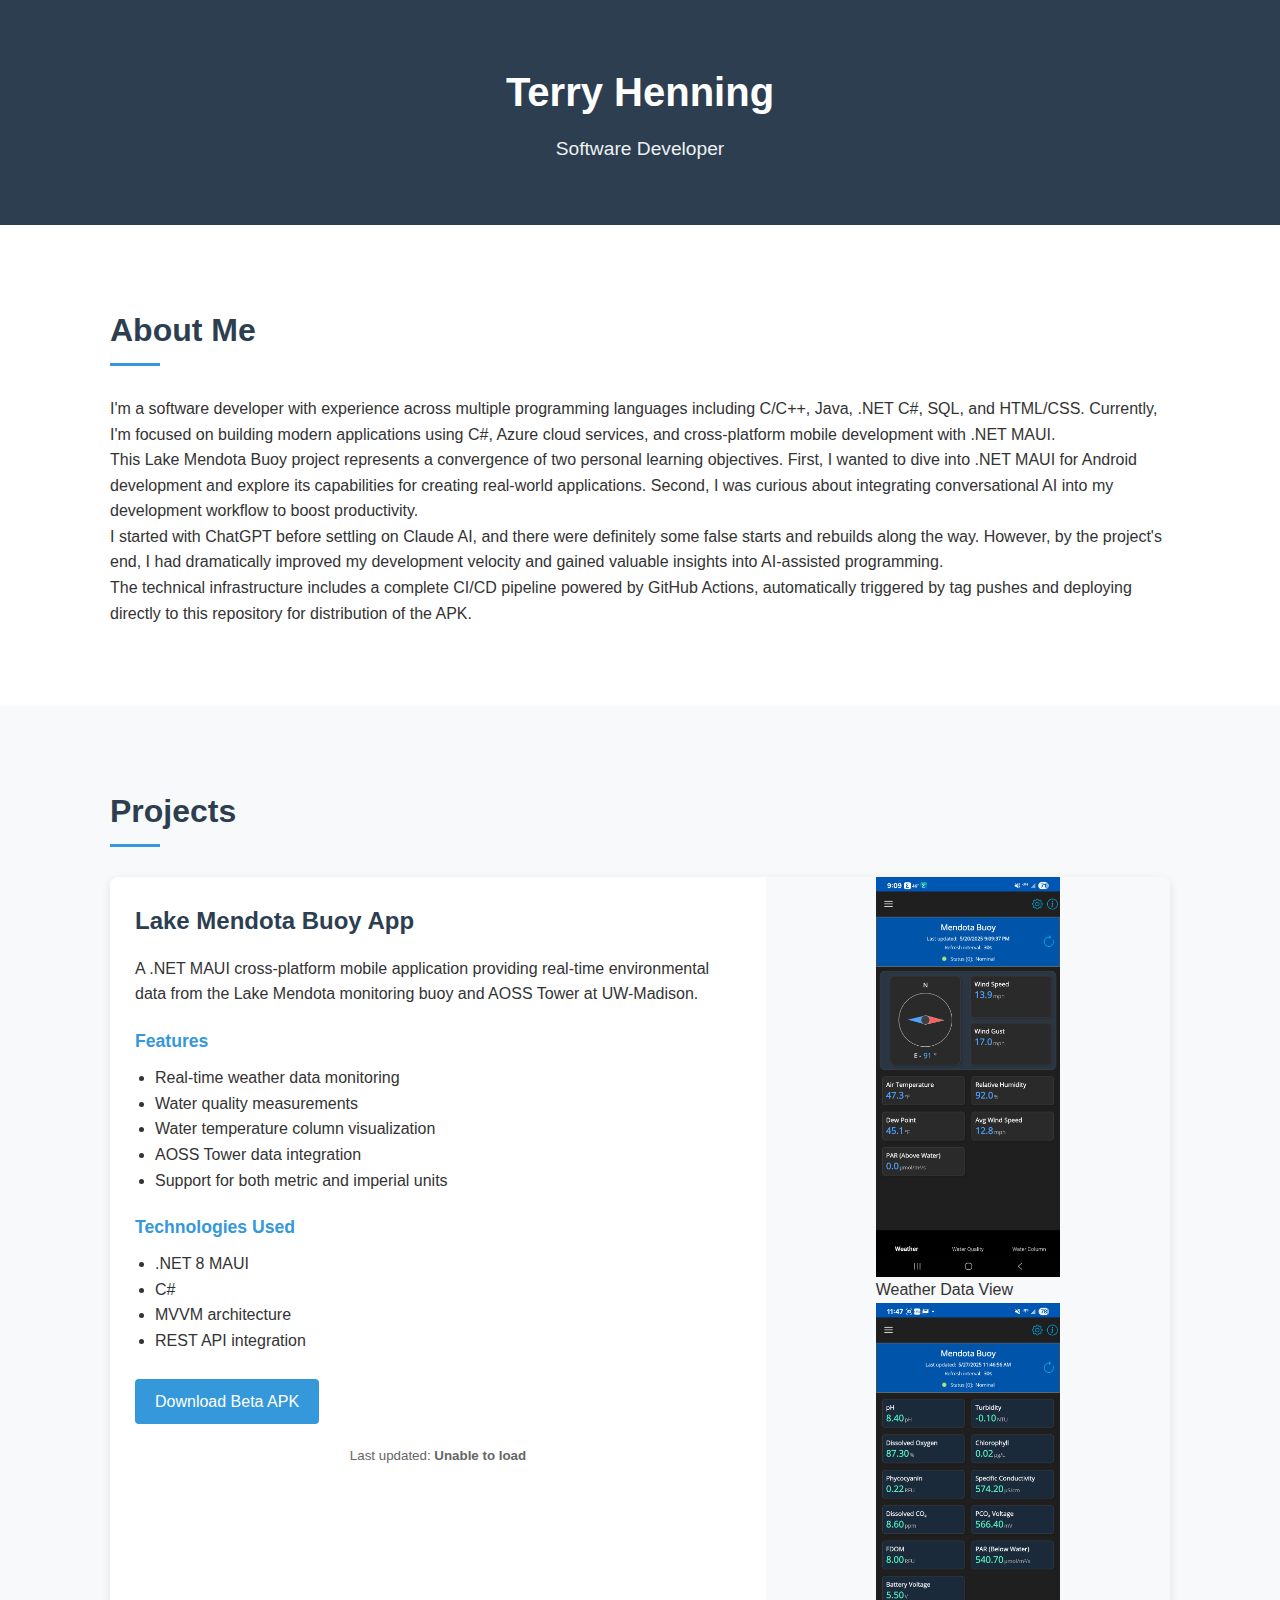
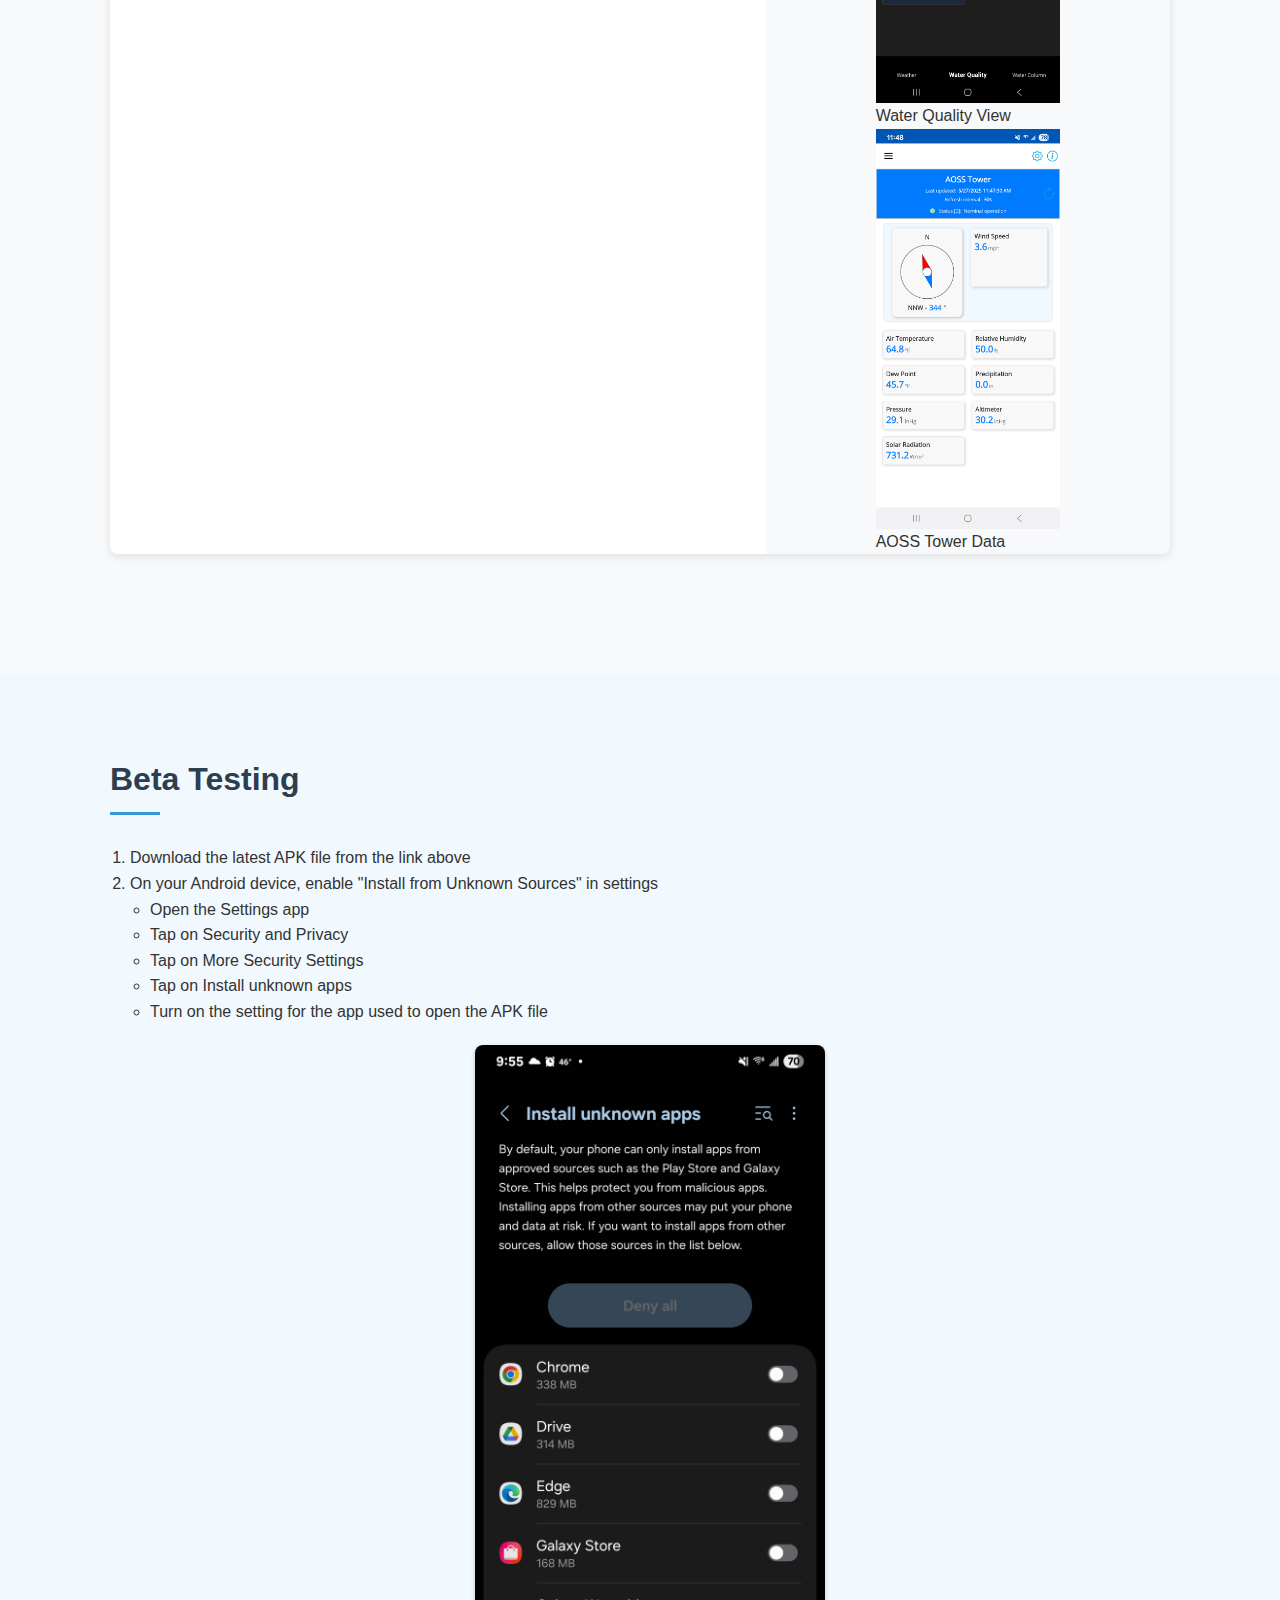
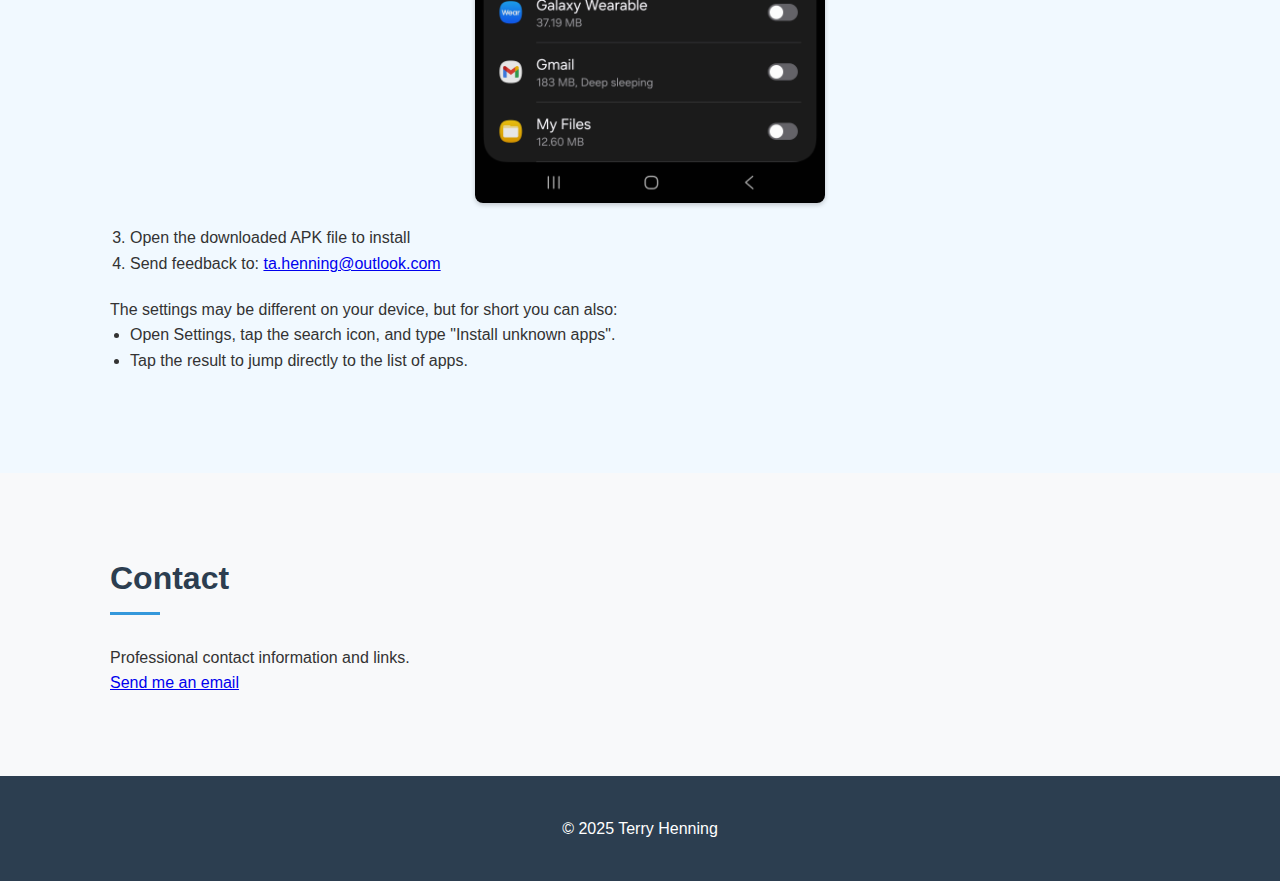
<file: index.html>
<!DOCTYPE html>
<html lang="en">

<head>
    <meta charset="UTF-8">
    <meta name="viewport" content="width=device-width, initial-scale=1.0">
    <title>Terry Henning - Software Developer</title>
    <link rel="stylesheet" href="styles.css">
</head>
<body>
<header>
    <div class="container">
        <h1>Terry Henning</h1>
        <p class="tagline">Software Developer</p>
    </div>
</header>

<section id="about">
    <div class="container">
        <h2>About Me</h2>
        <p>I'm a software developer with experience across multiple programming languages including C/C++, Java, .NET C#, SQL, and HTML/CSS. Currently, I'm focused on building modern applications using C#, Azure cloud services, and cross-platform mobile development with .NET MAUI.</p>

        <p>This Lake Mendota Buoy project represents a convergence of two personal learning objectives. First, I wanted to dive into .NET MAUI for Android development and explore its capabilities for creating real-world applications. Second, I was curious about integrating conversational AI into my development workflow to boost productivity.</p>

        <p>I started with ChatGPT before settling on Claude AI, and there were definitely some false starts and rebuilds along the way. However, by the project's end, I had dramatically improved my development velocity and gained valuable insights into AI-assisted programming.</p>

        <p>The technical infrastructure includes a complete CI/CD pipeline powered by GitHub Actions, automatically triggered by tag pushes and deploying directly to this repository for distribution of the APK.</p>
    </div>
</section>

<section id="projects">
    <div class="container">
        <h2>Projects</h2>

        <div class="project-card">
            <div class="project-content">
                <h3>Lake Mendota Buoy App</h3>
                <p>A .NET MAUI cross-platform mobile application providing real-time environmental data from the Lake
                    Mendota monitoring buoy and AOSS Tower at UW-Madison.</p>

                <h4>Features</h4>
                <ul>
                    <li>Real-time weather data monitoring</li>
                    <li>Water quality measurements</li>
                    <li>Water temperature column visualization</li>
                    <li>AOSS Tower data integration</li>
                    <li>Support for both metric and imperial units</li>
                </ul>

                <h4>Technologies Used</h4>
                <ul>
                    <li>.NET 8 MAUI</li>
                    <li>C#</li>
                    <li>MVVM architecture</li>
                    <li>REST API integration</li>
                </ul>

                <div class="project-links">
                    <a href="https://tah-comh.github.io/Release/SSECBuoy-latest.apk"
                       download="LakeMendotaBuoy.apk"
                       class="button">Download Beta APK</a>
                    <div class="download-info">
                        <small>Last updated: <span id="apk-date">Loading...</span></small>
                    </div>
                </div>
            </div>
            <div class="project-image">
                <div class="project-images">
                    <div class="project-image-container">
                        <img src="images/ssecbuoy-screenshot.jpg" alt="Lake Mendota Buoy App - Weather View">
                        <div class="image-caption">Weather Data View</div>
                    </div>
                    <div class="project-image-container">
                        <img src="images/ssecbuoy-screenshot-wq.jpg" alt="Lake Mendota Buoy App - Water Quality View">
                        <div class="image-caption">Water Quality View</div>
                    </div>
                    <div class="project-image-container">
                        <img src="images/aoss-tower-lightmode.jpg" alt="AOSS Tower Data View">
                        <div class="image-caption">AOSS Tower Data</div>
                    </div>
                </div>
            </div>
        </div>

        <!-- Additional projects can be added here -->
    </div>
</section>

<section id="beta-testing">
    <div class="container">
        <h2>Beta Testing</h2>
        <p></p>

        <ol>
            <li>Download the latest APK file from the link above</li>
            <li>On your Android device, enable "Install from Unknown Sources" in settings
                <ul>
                    <li>Open the Settings app</li>
                    <li>Tap on Security and Privacy</li>
                    <li>Tap on More Security Settings</li>
                    <li>Tap on Install unknown apps</li>
                    <li>Turn on the setting for the app used to open the APK file</li>
                </ul>
                <div class="screenshot-container">
                    <img src="images/unknown-apps.jpg" alt="Picture of Unknown apps settings" class="screenshot">
                </div>
            </li>
            <li>Open the downloaded APK file to install</li>
            <li>Send feedback to: <a href="mailto:ta.henning@outlook.com">ta.henning@outlook.com</a></li>
        </ol>

        <p>The settings may be different on your device, but for short you can also:</p>
        <p>
        <ul>
            <li>Open Settings, tap the search icon, and type "Install unknown apps".</li>
            <li>Tap the result to jump directly to the list of apps.</li>
        </ul>
    </div>
</section>

<section id="contact">
    <div class="container">
        <h2>Contact</h2>
        <p>Professional contact information and links.</p>
        <a href="mailto:ta.henning@outlook.com">Send me an email</a>
    </div>
</section>

<footer>
    <div class="container">
        <p>&copy; 2025 Terry Henning</p>
    </div>
</footer>
<script>
    async function getAPKLastModified() {
        try {
            // GitHub API to get file info from your public repo
            const response = await fetch('https://api.github.com/repos/tah-comh/tah-comh.github.io/commits?path=Release/SSECBuoy-latest.apk&per_page=1');
            const commits = await response.json();

            if (commits.length > 0) {
                const lastCommitDate = new Date(commits[0].commit.committer.date);
                const formattedDate = lastCommitDate.toLocaleString();
                document.getElementById('apk-date').textContent = formattedDate;
            } else {
                document.getElementById('apk-date').textContent = 'Unknown';
            }
        } catch (error) {
            console.error('Error fetching APK date:', error);
            document.getElementById('apk-date').textContent = 'Unable to load';
        }
    }

    // Call the function when page loads
    window.addEventListener('load', getAPKLastModified);
</script>
</body>
</html>
</file>
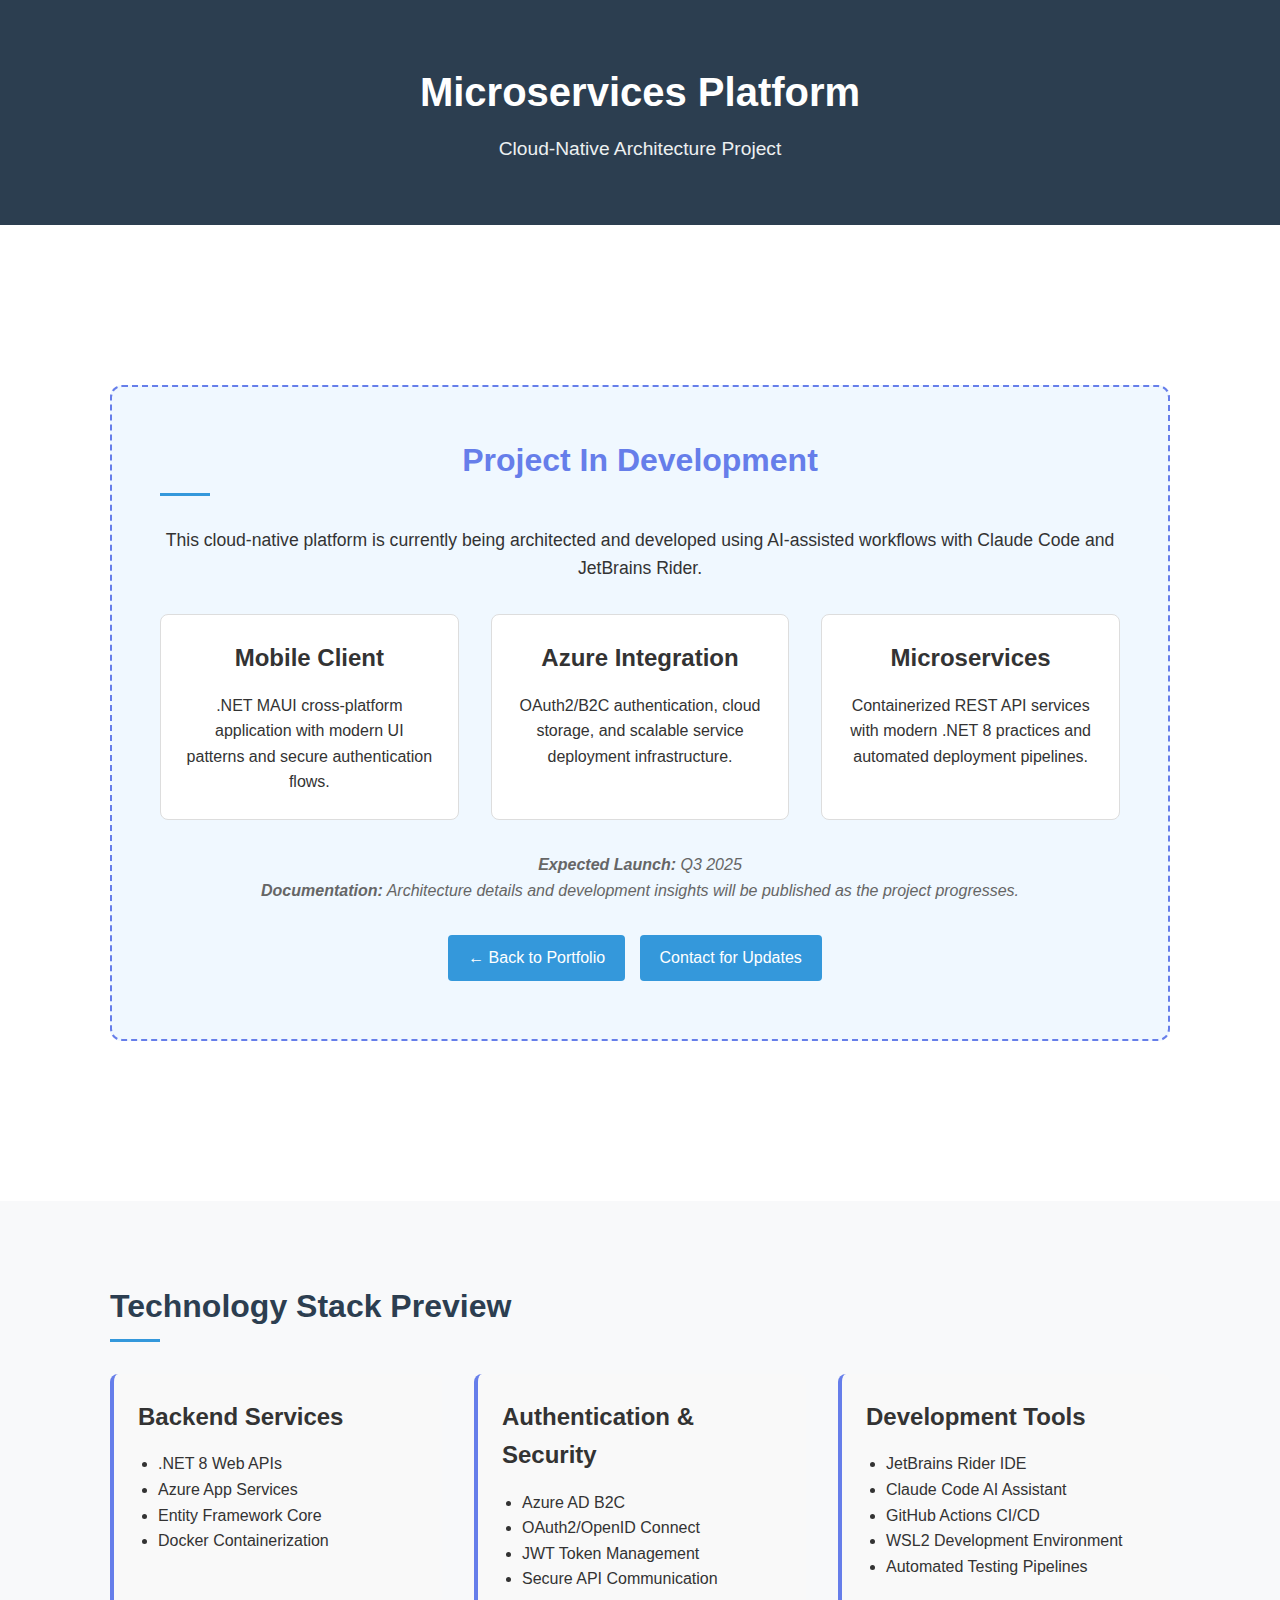
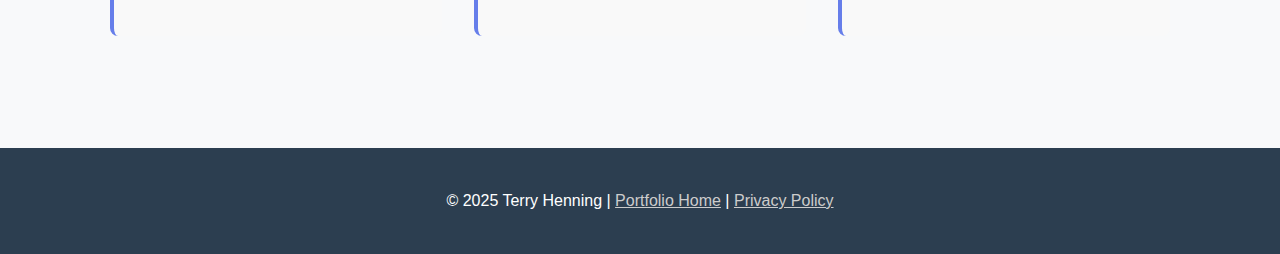
<file: enterprise-microservices/index.html>
<!DOCTYPE html>
<html lang="en">

<head>
  <meta charset="UTF-8">
  <meta name="viewport" content="width=device-width, initial-scale=1.0">
  <title>Microservices Platform - Terry Henning</title>
  <link rel="stylesheet" href="../styles.css">
</head>
<body>
<header>
  <div class="container">
    <h1>Microservices Platform</h1>
    <p class="tagline">Cloud-Native Architecture Project</p>
  </div>
</header>

<section id="coming-soon">
  <div class="container">
    <div style="text-align: center; padding: 3rem 0;">
      <div style="background: #f0f8ff; padding: 3rem; border-radius: 12px; border: 2px dashed #667eea; margin: 2rem 0;">
        <h2 style="color: #667eea; margin-top: 0;">Project In Development</h2>
        <p style="font-size: 1.1rem; margin-bottom: 2rem;">This cloud-native platform is currently being architected and developed using AI-assisted workflows with Claude Code and JetBrains Rider.</p>

        <div style="display: grid; grid-template-columns: repeat(auto-fit, minmax(250px, 1fr)); gap: 2rem; margin: 2rem 0;">
          <div style="background: white; padding: 1.5rem; border-radius: 8px; border: 1px solid #ddd;">
            <h3 style="color: #333; margin-top: 0;">Mobile Client</h3>
            <p>.NET MAUI cross-platform application with modern UI patterns and secure authentication flows.</p>
          </div>
          <div style="background: white; padding: 1.5rem; border-radius: 8px; border: 1px solid #ddd;">
            <h3 style="color: #333; margin-top: 0;">Azure Integration</h3>
            <p>OAuth2/B2C authentication, cloud storage, and scalable service deployment infrastructure.</p>
          </div>
          <div style="background: white; padding: 1.5rem; border-radius: 8px; border: 1px solid #ddd;">
            <h3 style="color: #333; margin-top: 0;">Microservices</h3>
            <p>Containerized REST API services with modern .NET 8 practices and automated deployment pipelines.</p>
          </div>
        </div>

        <p style="color: #666; font-style: italic; margin: 2rem 0;">
          <strong>Expected Launch:</strong> Q3 2025<br>
          <strong>Documentation:</strong> Architecture details and development insights will be published as the project progresses.
        </p>

        <div style="margin-top: 2rem;">
          <a href="../" class="button">← Back to Portfolio</a>
          <a href="mailto:ta.henning@outlook.com" class="button">Contact for Updates</a>
        </div>
      </div>
    </div>
  </div>
</section>

<section id="technology-preview">
  <div class="container">
    <h2>Technology Stack Preview</h2>
    <div style="display: grid; grid-template-columns: repeat(auto-fit, minmax(300px, 1fr)); gap: 2rem; margin: 2rem 0;">
      <div style="background: #f9f9f9; padding: 1.5rem; border-radius: 8px; border-left: 4px solid #667eea;">
        <h3 style="margin-top: 0; color: #333;">Backend Services</h3>
        <ul>
          <li>.NET 8 Web APIs</li>
          <li>Azure App Services</li>
          <li>Entity Framework Core</li>
          <li>Docker Containerization</li>
        </ul>
      </div>
      <div style="background: #f9f9f9; padding: 1.5rem; border-radius: 8px; border-left: 4px solid #667eea;">
        <h3 style="margin-top: 0; color: #333;">Authentication & Security</h3>
        <ul>
          <li>Azure AD B2C</li>
          <li>OAuth2/OpenID Connect</li>
          <li>JWT Token Management</li>
          <li>Secure API Communication</li>
        </ul>
      </div>
      <div style="background: #f9f9f9; padding: 1.5rem; border-radius: 8px; border-left: 4px solid #667eea;">
        <h3 style="margin-top: 0; color: #333;">Development Tools</h3>
        <ul>
          <li>JetBrains Rider IDE</li>
          <li>Claude Code AI Assistant</li>
          <li>GitHub Actions CI/CD</li>
          <li>WSL2 Development Environment</li>
          <li>Automated Testing Pipelines</li>
        </ul>
      </div>
    </div>
  </div>
</section>

<footer>
  <div class="container">
    <p>&copy; 2025 Terry Henning | <a href="../" style="color: #ccc;">Portfolio Home</a> | <a href="../privacy-policy.html" style="color: #ccc;">Privacy Policy</a></p>
  </div>
</footer>
</body>
</html>
</file>
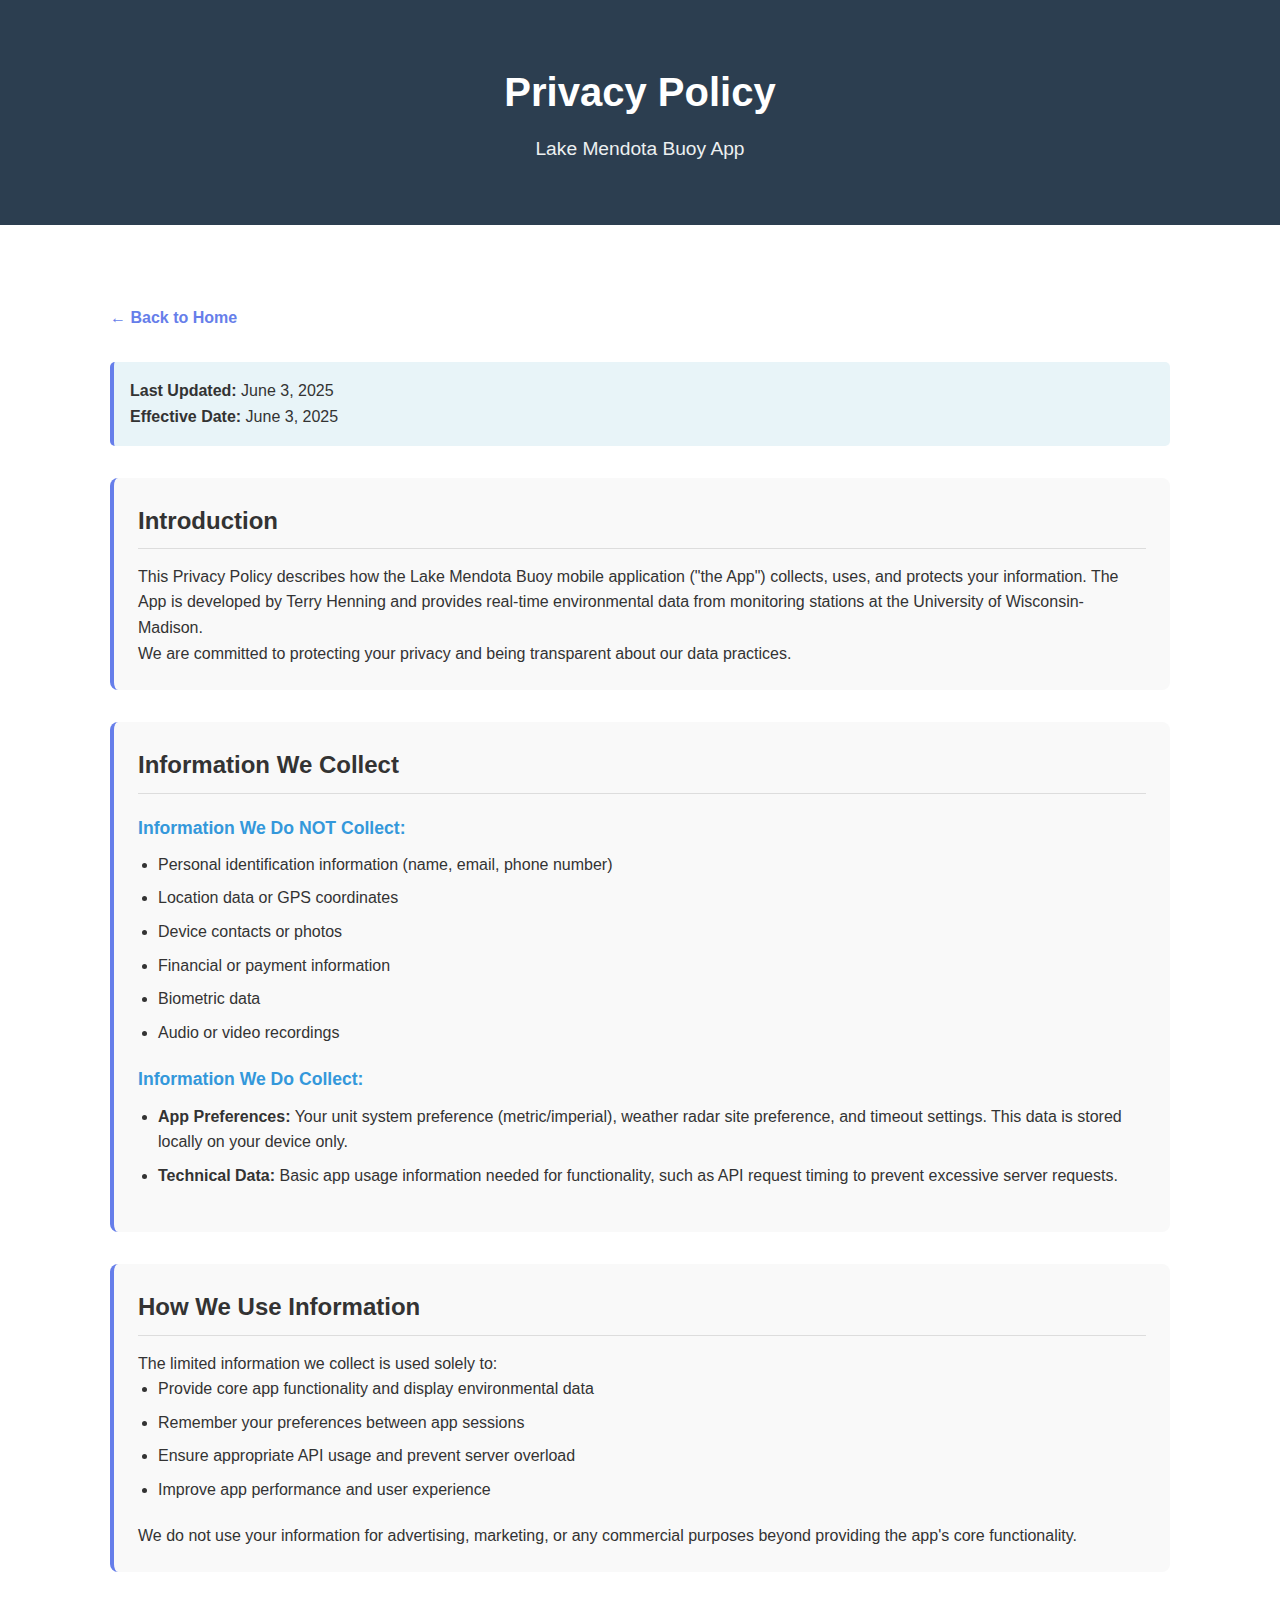
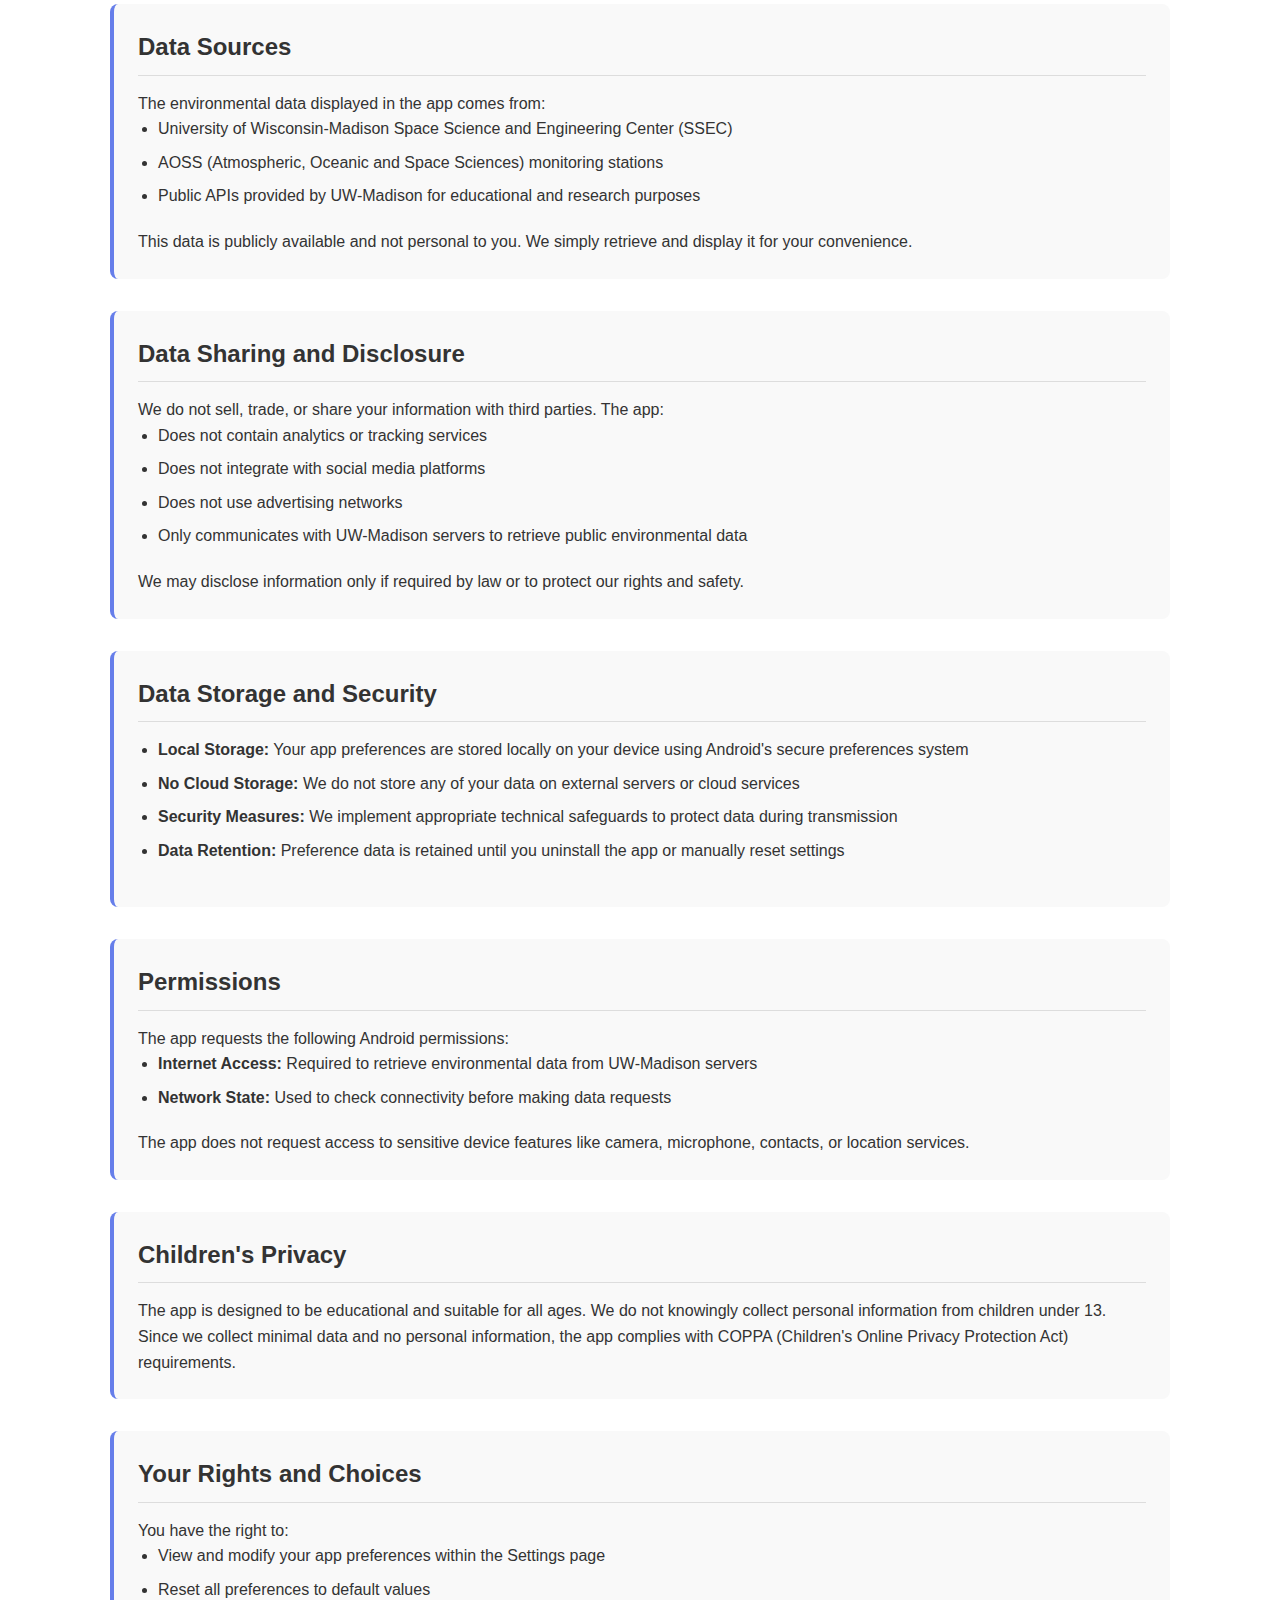
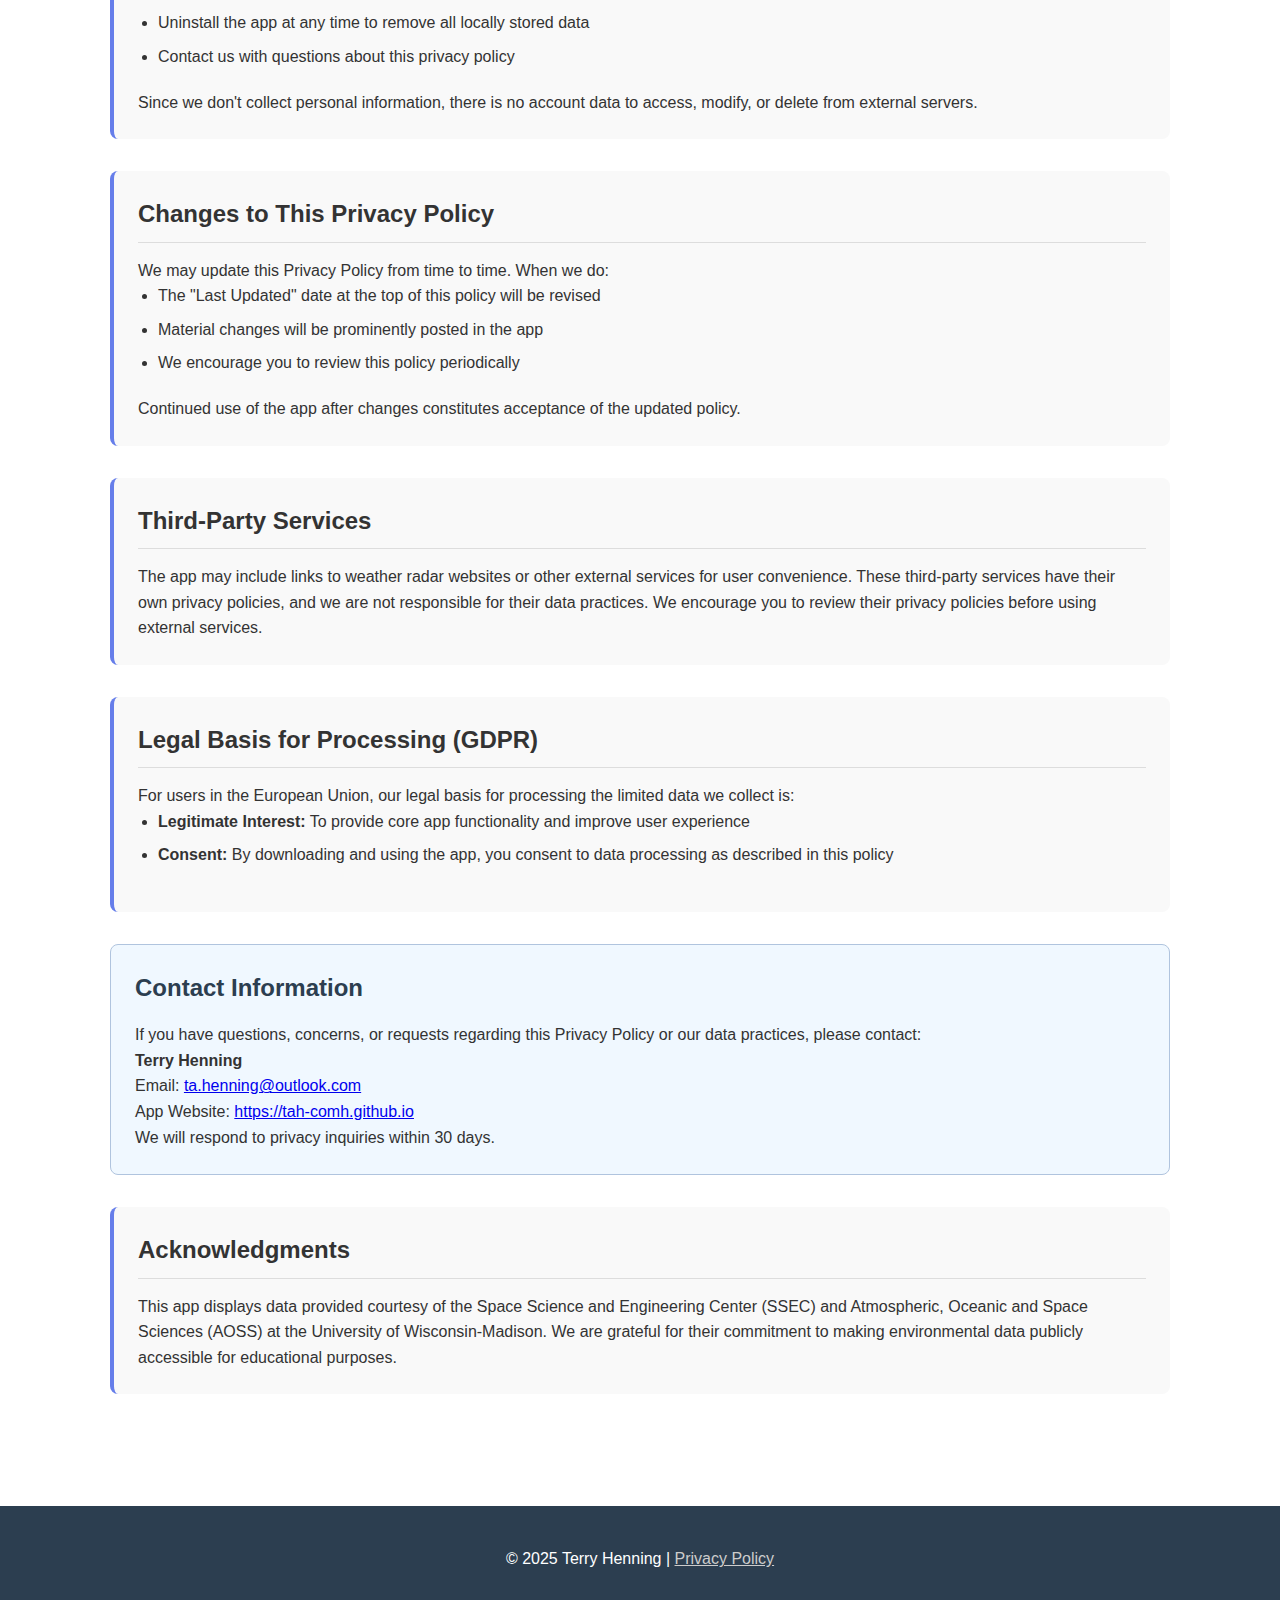
<file: privacy-policy.html>
<!DOCTYPE html>
<html lang="en">

<head>
  <meta charset="UTF-8">
  <meta name="viewport" content="width=device-width, initial-scale=1.0">
  <title>Privacy Policy - Lake Mendota Buoy App</title>
  <link rel="stylesheet" href="styles.css">
  <style>
    .privacy-section {
      margin: 2rem 0;
      padding: 1.5rem;
      background: #f9f9f9;
      border-radius: 8px;
      border-left: 4px solid #667eea;
    }

    .privacy-section h3 {
      color: #333;
      margin-top: 0;
      border-bottom: 1px solid #ddd;
      padding-bottom: 0.5rem;
    }

    .last-updated {
      background: #e8f4f8;
      padding: 1rem;
      border-radius: 5px;
      margin-bottom: 2rem;
      border-left: 4px solid #667eea;
    }

    .contact-info {
      background: #f0f8ff;
      padding: 1.5rem;
      border-radius: 8px;
      border: 1px solid #b0c4de;
    }

    ul li {
      margin-bottom: 0.5rem;
    }

    .back-nav {
      margin-bottom: 2rem;
    }

    .back-nav a {
      color: #667eea;
      text-decoration: none;
      font-weight: bold;
    }

    .back-nav a:hover {
      text-decoration: underline;
    }
  </style>
</head>

<body>
<header>
  <div class="container">
    <h1>Privacy Policy</h1>
    <p class="tagline">Lake Mendota Buoy App</p>
  </div>
</header>

<section id="privacy-policy">
  <div class="container">
    <div class="back-nav">
      <a href="index.html">← Back to Home</a>
    </div>

    <div class="last-updated">
      <strong>Last Updated:</strong> June 3, 2025<br>
      <strong>Effective Date:</strong> June 3, 2025
    </div>

    <div class="privacy-section">
      <h3>Introduction</h3>
      <p>This Privacy Policy describes how the Lake Mendota Buoy mobile application ("the App") collects, uses, and protects your information. The App is developed by Terry Henning and provides real-time environmental data from monitoring stations at the University of Wisconsin-Madison.</p>
      <p>We are committed to protecting your privacy and being transparent about our data practices.</p>
    </div>

    <div class="privacy-section">
      <h3>Information We Collect</h3>
      <h4>Information We Do NOT Collect:</h4>
      <ul>
        <li>Personal identification information (name, email, phone number)</li>
        <li>Location data or GPS coordinates</li>
        <li>Device contacts or photos</li>
        <li>Financial or payment information</li>
        <li>Biometric data</li>
        <li>Audio or video recordings</li>
      </ul>

      <h4>Information We Do Collect:</h4>
      <ul>
        <li><strong>App Preferences:</strong> Your unit system preference (metric/imperial), weather radar site preference, and timeout settings. This data is stored locally on your device only.</li>
        <li><strong>Technical Data:</strong> Basic app usage information needed for functionality, such as API request timing to prevent excessive server requests.</li>
      </ul>
    </div>

    <div class="privacy-section">
      <h3>How We Use Information</h3>
      <p>The limited information we collect is used solely to:</p>
      <ul>
        <li>Provide core app functionality and display environmental data</li>
        <li>Remember your preferences between app sessions</li>
        <li>Ensure appropriate API usage and prevent server overload</li>
        <li>Improve app performance and user experience</li>
      </ul>
      <p>We do not use your information for advertising, marketing, or any commercial purposes beyond providing the app's core functionality.</p>
    </div>

    <div class="privacy-section">
      <h3>Data Sources</h3>
      <p>The environmental data displayed in the app comes from:</p>
      <ul>
        <li>University of Wisconsin-Madison Space Science and Engineering Center (SSEC)</li>
        <li>AOSS (Atmospheric, Oceanic and Space Sciences) monitoring stations</li>
        <li>Public APIs provided by UW-Madison for educational and research purposes</li>
      </ul>
      <p>This data is publicly available and not personal to you. We simply retrieve and display it for your convenience.</p>
    </div>

    <div class="privacy-section">
      <h3>Data Sharing and Disclosure</h3>
      <p>We do not sell, trade, or share your information with third parties. The app:</p>
      <ul>
        <li>Does not contain analytics or tracking services</li>
        <li>Does not integrate with social media platforms</li>
        <li>Does not use advertising networks</li>
        <li>Only communicates with UW-Madison servers to retrieve public environmental data</li>
      </ul>
      <p>We may disclose information only if required by law or to protect our rights and safety.</p>
    </div>

    <div class="privacy-section">
      <h3>Data Storage and Security</h3>
      <ul>
        <li><strong>Local Storage:</strong> Your app preferences are stored locally on your device using Android's secure preferences system</li>
        <li><strong>No Cloud Storage:</strong> We do not store any of your data on external servers or cloud services</li>
        <li><strong>Security Measures:</strong> We implement appropriate technical safeguards to protect data during transmission</li>
        <li><strong>Data Retention:</strong> Preference data is retained until you uninstall the app or manually reset settings</li>
      </ul>
    </div>

    <div class="privacy-section">
      <h3>Permissions</h3>
      <p>The app requests the following Android permissions:</p>
      <ul>
        <li><strong>Internet Access:</strong> Required to retrieve environmental data from UW-Madison servers</li>
        <li><strong>Network State:</strong> Used to check connectivity before making data requests</li>
      </ul>
      <p>The app does not request access to sensitive device features like camera, microphone, contacts, or location services.</p>
    </div>

    <div class="privacy-section">
      <h3>Children's Privacy</h3>
      <p>The app is designed to be educational and suitable for all ages. We do not knowingly collect personal information from children under 13. Since we collect minimal data and no personal information, the app complies with COPPA (Children's Online Privacy Protection Act) requirements.</p>
    </div>

    <div class="privacy-section">
      <h3>Your Rights and Choices</h3>
      <p>You have the right to:</p>
      <ul>
        <li>View and modify your app preferences within the Settings page</li>
        <li>Reset all preferences to default values</li>
        <li>Uninstall the app at any time to remove all locally stored data</li>
        <li>Contact us with questions about this privacy policy</li>
      </ul>
      <p>Since we don't collect personal information, there is no account data to access, modify, or delete from external servers.</p>
    </div>

    <div class="privacy-section">
      <h3>Changes to This Privacy Policy</h3>
      <p>We may update this Privacy Policy from time to time. When we do:</p>
      <ul>
        <li>The "Last Updated" date at the top of this policy will be revised</li>
        <li>Material changes will be prominently posted in the app</li>
        <li>We encourage you to review this policy periodically</li>
      </ul>
      <p>Continued use of the app after changes constitutes acceptance of the updated policy.</p>
    </div>

    <div class="privacy-section">
      <h3>Third-Party Services</h3>
      <p>The app may include links to weather radar websites or other external services for user convenience. These third-party services have their own privacy policies, and we are not responsible for their data practices. We encourage you to review their privacy policies before using external services.</p>
    </div>

    <div class="privacy-section">
      <h3>Legal Basis for Processing (GDPR)</h3>
      <p>For users in the European Union, our legal basis for processing the limited data we collect is:</p>
      <ul>
        <li><strong>Legitimate Interest:</strong> To provide core app functionality and improve user experience</li>
        <li><strong>Consent:</strong> By downloading and using the app, you consent to data processing as described in this policy</li>
      </ul>
    </div>

    <div class="contact-info">
      <h3>Contact Information</h3>
      <p>If you have questions, concerns, or requests regarding this Privacy Policy or our data practices, please contact:</p>
      <p>
        <strong>Terry Henning</strong><br>
        Email: <a href="mailto:ta.henning@outlook.com">ta.henning@outlook.com</a><br>
        App Website: <a href="https://tah-comh.github.io" target="_blank">https://tah-comh.github.io</a>
      </p>
      <p>We will respond to privacy inquiries within 30 days.</p>
    </div>

    <div class="privacy-section">
      <h3>Acknowledgments</h3>
      <p>This app displays data provided courtesy of the Space Science and Engineering Center (SSEC) and Atmospheric, Oceanic and Space Sciences (AOSS) at the University of Wisconsin-Madison. We are grateful for their commitment to making environmental data publicly accessible for educational purposes.</p>
    </div>
  </div>
</section>

<footer>
  <div class="container">
    <p>&copy; 2025 Terry Henning | <a href="privacy-policy.html" style="color: #ccc;">Privacy Policy</a></p>
  </div>
</footer>
</body>
</html>
</file>
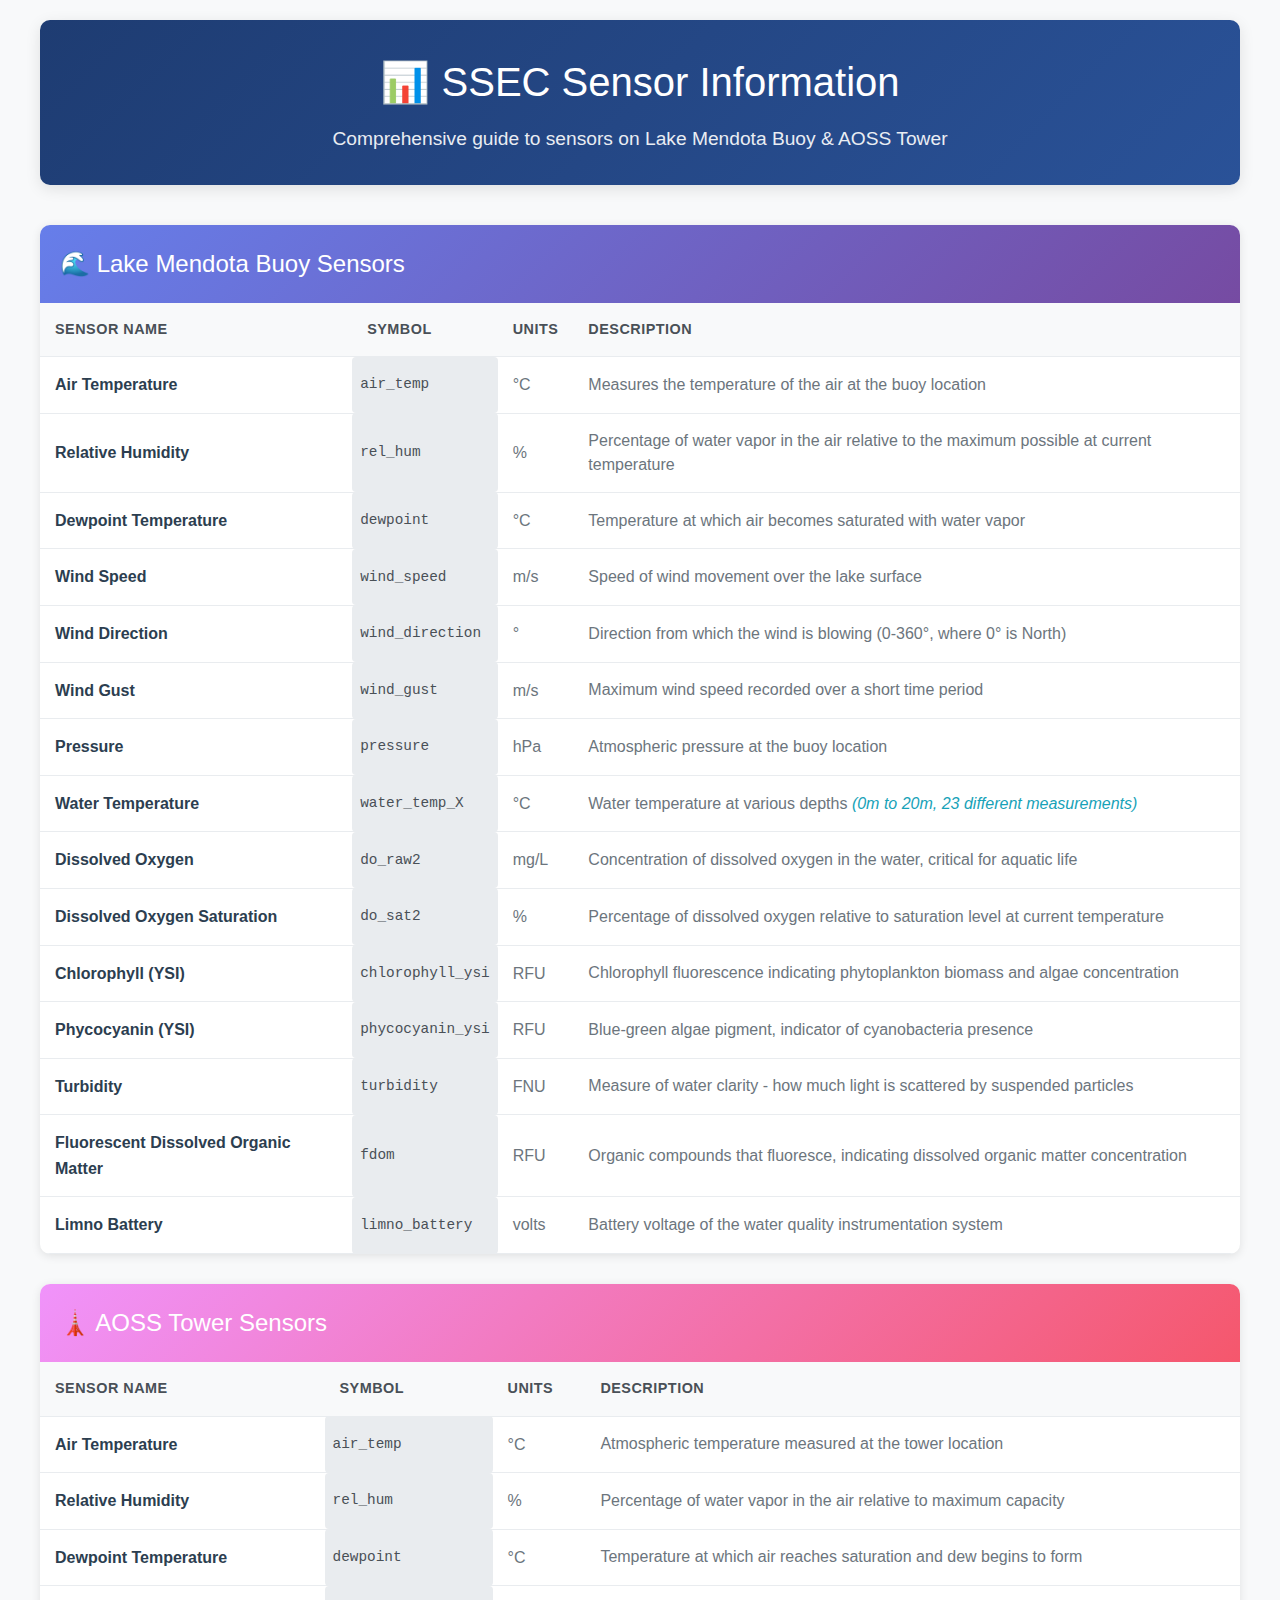
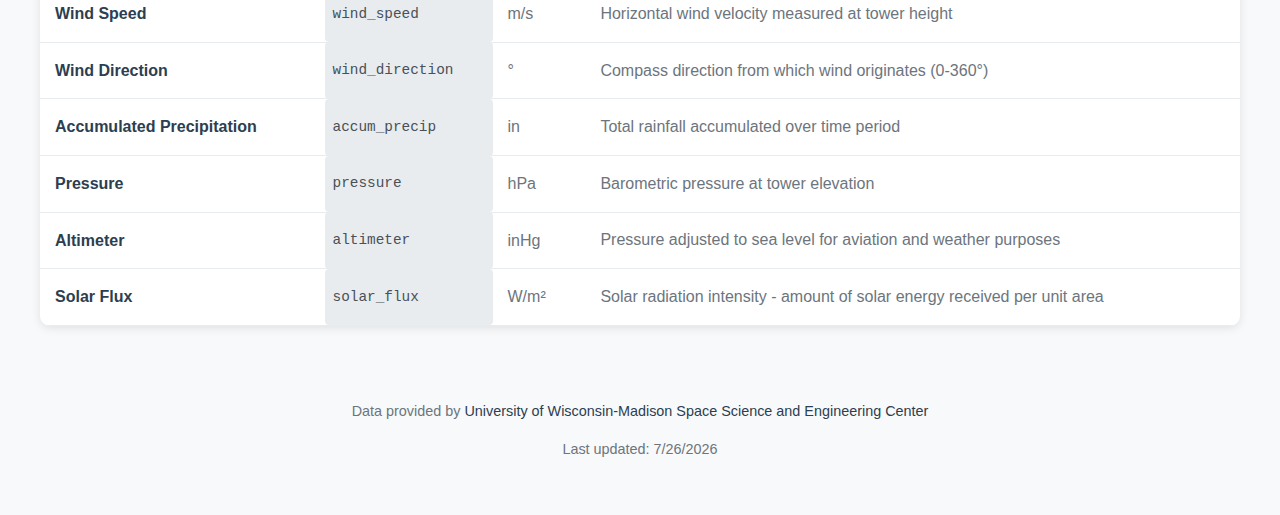
<file: sensor_info.html>
<!DOCTYPE html>
<html lang="en">
<head>
    <meta charset="UTF-8">
    <meta name="viewport" content="width=device-width, initial-scale=1.0">
    <title>SSEC Sensor Information - Lake Mendota Buoy & AOSS Tower</title>
    <style>
        body {
            font-family: 'Segoe UI', Tahoma, Geneva, Verdana, sans-serif;
            line-height: 1.6;
            color: #333;
            max-width: 1200px;
            margin: 0 auto;
            padding: 20px;
            background-color: #f8f9fa;
        }
        
        .header {
            text-align: center;
            margin-bottom: 40px;
            padding: 30px;
            background: linear-gradient(135deg, #1e3c72 0%, #2a5298 100%);
            color: white;
            border-radius: 10px;
            box-shadow: 0 4px 15px rgba(0,0,0,0.1);
        }
        
        .header h1 {
            margin: 0 0 10px 0;
            font-size: 2.5em;
            font-weight: 300;
        }
        
        .header p {
            margin: 0;
            font-size: 1.2em;
            opacity: 0.9;
        }
        
        .section {
            background: white;
            margin-bottom: 30px;
            border-radius: 10px;
            box-shadow: 0 2px 10px rgba(0,0,0,0.1);
            overflow: hidden;
        }
        
        .section-header {
            background: linear-gradient(135deg, #667eea 0%, #764ba2 100%);
            color: white;
            padding: 20px;
            margin: 0;
            font-size: 1.5em;
            font-weight: 500;
        }
        
        .tower-header {
            background: linear-gradient(135deg, #f093fb 0%, #f5576c 100%);
        }
        
        table {
            width: 100%;
            border-collapse: collapse;
            margin: 0;
        }
        
        th, td {
            padding: 15px;
            text-align: left;
            border-bottom: 1px solid #e9ecef;
        }
        
        th {
            background-color: #f8f9fa;
            font-weight: 600;
            color: #495057;
            text-transform: uppercase;
            font-size: 0.9em;
            letter-spacing: 0.5px;
        }
        
        tr:hover {
            background-color: #f8f9fa;
            transition: background-color 0.3s ease;
        }
        
        .sensor-name {
            font-weight: 600;
            color: #2c3e50;
        }
        
        .sensor-symbol {
            font-family: 'Courier New', monospace;
            background-color: #e9ecef;
            padding: 4px 8px;
            border-radius: 4px;
            font-size: 0.9em;
            color: #495057;
        }
        
        .sensor-units {
            font-weight: 500;
            color: #6c757d;
        }
        
        .sensor-description {
            color: #6c757d;
            line-height: 1.5;
        }
        
        .depth-range {
            font-style: italic;
            color: #17a2b8;
        }
        
        .footer {
            text-align: center;
            margin-top: 40px;
            padding: 20px;
            color: #6c757d;
            font-size: 0.9em;
        }
        
        .footer a {
            color: #2c3e50;
            text-decoration: none;
        }
        
        .footer a:hover {
            text-decoration: underline;
        }
        
        @media (max-width: 768px) {
            body {
                padding: 10px;
            }
            
            .header h1 {
                font-size: 2em;
            }
            
            .header p {
                font-size: 1em;
            }
            
            th, td {
                padding: 10px;
                font-size: 0.9em;
            }
            
            .section-header {
                font-size: 1.3em;
                padding: 15px;
            }
        }
    </style>
</head>
<body>
    <div class="header">
        <h1>📊 SSEC Sensor Information</h1>
        <p>Comprehensive guide to sensors on Lake Mendota Buoy & AOSS Tower</p>
    </div>

    <div class="section">
        <h2 class="section-header">🌊 Lake Mendota Buoy Sensors</h2>
        <table>
            <thead>
                <tr>
                    <th>Sensor Name</th>
                    <th>Symbol</th>
                    <th>Units</th>
                    <th>Description</th>
                </tr>
            </thead>
            <tbody>
                <tr>
                    <td class="sensor-name">Air Temperature</td>
                    <td class="sensor-symbol">air_temp</td>
                    <td class="sensor-units">°C</td>
                    <td class="sensor-description">Measures the temperature of the air at the buoy location</td>
                </tr>
                <tr>
                    <td class="sensor-name">Relative Humidity</td>
                    <td class="sensor-symbol">rel_hum</td>
                    <td class="sensor-units">%</td>
                    <td class="sensor-description">Percentage of water vapor in the air relative to the maximum possible at current temperature</td>
                </tr>
                <tr>
                    <td class="sensor-name">Dewpoint Temperature</td>
                    <td class="sensor-symbol">dewpoint</td>
                    <td class="sensor-units">°C</td>
                    <td class="sensor-description">Temperature at which air becomes saturated with water vapor</td>
                </tr>
                <tr>
                    <td class="sensor-name">Wind Speed</td>
                    <td class="sensor-symbol">wind_speed</td>
                    <td class="sensor-units">m/s</td>
                    <td class="sensor-description">Speed of wind movement over the lake surface</td>
                </tr>
                <tr>
                    <td class="sensor-name">Wind Direction</td>
                    <td class="sensor-symbol">wind_direction</td>
                    <td class="sensor-units">°</td>
                    <td class="sensor-description">Direction from which the wind is blowing (0-360°, where 0° is North)</td>
                </tr>
                <tr>
                    <td class="sensor-name">Wind Gust</td>
                    <td class="sensor-symbol">wind_gust</td>
                    <td class="sensor-units">m/s</td>
                    <td class="sensor-description">Maximum wind speed recorded over a short time period</td>
                </tr>
                <tr>
                    <td class="sensor-name">Pressure</td>
                    <td class="sensor-symbol">pressure</td>
                    <td class="sensor-units">hPa</td>
                    <td class="sensor-description">Atmospheric pressure at the buoy location</td>
                </tr>
                <tr>
                    <td class="sensor-name">Water Temperature</td>
                    <td class="sensor-symbol">water_temp_X</td>
                    <td class="sensor-units">°C</td>
                    <td class="sensor-description">Water temperature at various depths <span class="depth-range">(0m to 20m, 23 different measurements)</span></td>
                </tr>
                <tr>
                    <td class="sensor-name">Dissolved Oxygen</td>
                    <td class="sensor-symbol">do_raw2</td>
                    <td class="sensor-units">mg/L</td>
                    <td class="sensor-description">Concentration of dissolved oxygen in the water, critical for aquatic life</td>
                </tr>
                <tr>
                    <td class="sensor-name">Dissolved Oxygen Saturation</td>
                    <td class="sensor-symbol">do_sat2</td>
                    <td class="sensor-units">%</td>
                    <td class="sensor-description">Percentage of dissolved oxygen relative to saturation level at current temperature</td>
                </tr>
                <tr>
                    <td class="sensor-name">Chlorophyll (YSI)</td>
                    <td class="sensor-symbol">chlorophyll_ysi</td>
                    <td class="sensor-units">RFU</td>
                    <td class="sensor-description">Chlorophyll fluorescence indicating phytoplankton biomass and algae concentration</td>
                </tr>
                <tr>
                    <td class="sensor-name">Phycocyanin (YSI)</td>
                    <td class="sensor-symbol">phycocyanin_ysi</td>
                    <td class="sensor-units">RFU</td>
                    <td class="sensor-description">Blue-green algae pigment, indicator of cyanobacteria presence</td>
                </tr>
                <tr>
                    <td class="sensor-name">Turbidity</td>
                    <td class="sensor-symbol">turbidity</td>
                    <td class="sensor-units">FNU</td>
                    <td class="sensor-description">Measure of water clarity - how much light is scattered by suspended particles</td>
                </tr>
                <tr>
                    <td class="sensor-name">Fluorescent Dissolved Organic Matter</td>
                    <td class="sensor-symbol">fdom</td>
                    <td class="sensor-units">RFU</td>
                    <td class="sensor-description">Organic compounds that fluoresce, indicating dissolved organic matter concentration</td>
                </tr>
                <tr>
                    <td class="sensor-name">Limno Battery</td>
                    <td class="sensor-symbol">limno_battery</td>
                    <td class="sensor-units">volts</td>
                    <td class="sensor-description">Battery voltage of the water quality instrumentation system</td>
                </tr>
            </tbody>
        </table>
    </div>

    <div class="section">
        <h2 class="section-header tower-header">🗼 AOSS Tower Sensors</h2>
        <table>
            <thead>
                <tr>
                    <th>Sensor Name</th>
                    <th>Symbol</th>
                    <th>Units</th>
                    <th>Description</th>
                </tr>
            </thead>
            <tbody>
                <tr>
                    <td class="sensor-name">Air Temperature</td>
                    <td class="sensor-symbol">air_temp</td>
                    <td class="sensor-units">°C</td>
                    <td class="sensor-description">Atmospheric temperature measured at the tower location</td>
                </tr>
                <tr>
                    <td class="sensor-name">Relative Humidity</td>
                    <td class="sensor-symbol">rel_hum</td>
                    <td class="sensor-units">%</td>
                    <td class="sensor-description">Percentage of water vapor in the air relative to maximum capacity</td>
                </tr>
                <tr>
                    <td class="sensor-name">Dewpoint Temperature</td>
                    <td class="sensor-symbol">dewpoint</td>
                    <td class="sensor-units">°C</td>
                    <td class="sensor-description">Temperature at which air reaches saturation and dew begins to form</td>
                </tr>
                <tr>
                    <td class="sensor-name">Wind Speed</td>
                    <td class="sensor-symbol">wind_speed</td>
                    <td class="sensor-units">m/s</td>
                    <td class="sensor-description">Horizontal wind velocity measured at tower height</td>
                </tr>
                <tr>
                    <td class="sensor-name">Wind Direction</td>
                    <td class="sensor-symbol">wind_direction</td>
                    <td class="sensor-units">°</td>
                    <td class="sensor-description">Compass direction from which wind originates (0-360°)</td>
                </tr>
                <tr>
                    <td class="sensor-name">Accumulated Precipitation</td>
                    <td class="sensor-symbol">accum_precip</td>
                    <td class="sensor-units">in</td>
                    <td class="sensor-description">Total rainfall accumulated over time period</td>
                </tr>
                <tr>
                    <td class="sensor-name">Pressure</td>
                    <td class="sensor-symbol">pressure</td>
                    <td class="sensor-units">hPa</td>
                    <td class="sensor-description">Barometric pressure at tower elevation</td>
                </tr>
                <tr>
                    <td class="sensor-name">Altimeter</td>
                    <td class="sensor-symbol">altimeter</td>
                    <td class="sensor-units">inHg</td>
                    <td class="sensor-description">Pressure adjusted to sea level for aviation and weather purposes</td>
                </tr>
                <tr>
                    <td class="sensor-name">Solar Flux</td>
                    <td class="sensor-symbol">solar_flux</td>
                    <td class="sensor-units">W/m²</td>
                    <td class="sensor-description">Solar radiation intensity - amount of solar energy received per unit area</td>
                </tr>
            </tbody>
        </table>
    </div>

    <div class="footer">
        <p>Data provided by <a href="https://metobs.ssec.wisc.edu/api/data" target="_blank">University of Wisconsin-Madison Space Science and Engineering Center</a></p>
        <p>Last updated: <span id="lastUpdated"></span></p>
    </div>

    <script>
        // Set the last updated date
        document.getElementById('lastUpdated').textContent = new Date().toLocaleDateString();
    </script>
</body>
</html>
</file>
<file: styles.css>
* {
    margin: 0;
    padding: 0;
    box-sizing: border-box;
}

body {
    font-family: 'Segoe UI', Tahoma, Geneva, Verdana, sans-serif;
    line-height: 1.6;
    color: #333;
    background-color: #f8f9fa;
}

.container {
    width: 90%;
    max-width: 1100px;
    margin: 0 auto;
    padding: 20px;
}

header {
    background-color: #2c3e50;
    color: white;
    padding: 40px 0;
    text-align: center;
}

h1 {
    font-size: 2.5rem;
    margin-bottom: 10px;
}

.tagline {
    font-size: 1.2rem;
    color: #ecf0f1;
}

section {
    padding: 60px 0;
}

section:nth-child(even) {
    background-color: white;
}

h2 {
    font-size: 2rem;
    margin-bottom: 30px;
    color: #2c3e50;
    position: relative;
    padding-bottom: 10px;
}

h2:after {
    content: '';
    position: absolute;
    bottom: 0;
    left: 0;
    width: 50px;
    height: 3px;
    background-color: #3498db;
}

.project-card {
    background-color: white;
    border-radius: 8px;
    overflow: hidden;
    box-shadow: 0 3px 10px rgba(0, 0, 0, 0.1);
    margin-bottom: 40px;
    display: flex;
    flex-direction: column;
}

.project-content {
    padding: 25px;
    flex: 1;
}

.project-image img {
    width: 100%;
    height: auto;
    display: block;
}

h3 {
    font-size: 1.5rem;
    margin-bottom: 15px;
    color: #2c3e50;
}

h4 {
    font-size: 1.1rem;
    margin: 20px 0 10px;
    color: #3498db;
}

ul, ol {
    margin-left: 20px;
    margin-bottom: 20px;
}

.project-links {
    margin-top: 25px;
}

.button {
    display: inline-block;
    padding: 10px 20px;
    background-color: #3498db;
    color: white;
    text-decoration: none;
    border-radius: 4px;
    font-weight: 500;
    margin-right: 10px;
    margin-bottom: 10px;
    transition: background-color 0.3s;
}

.button:hover {
    background-color: #2980b9;
}

#beta-testing {
    background-color: #f1f9ff;
}

footer {
    background-color: #2c3e50;
    color: white;
    text-align: center;
    padding: 20px 0;
}

@media (min-width: 768px) {
    .project-card {
        flex-direction: row;
    }

    .project-content {
        flex: 3;
    }

    .project-image {
        flex: 2;
        display: flex;
        align-items: center;
        justify-content: center;
        background-color: #f8f9fa;
    }

    .project-image img {
        max-height: 400px;
        width: auto;
    }
}

.download-info {
    margin-top: 8px;
    color: #666;
    text-align: center;
}

#apk-date {
    font-weight: bold;
}
.screenshot-container {
    margin: 15px 0;
    text-align: center;
}
.screenshot {
    max-width: 350px; /* Fixed maximum width */
    width: 100%; /* Will shrink on smaller screens if needed */
    height: auto;
    border-radius: 8px;
    box-shadow: 0 2px 5px rgba(0,0,0,0.2);
}
@media (max-width: 500px) {
    .screenshot {
        max-width: 90%; /* Adjust for very small screens */
    }
}
</file>
